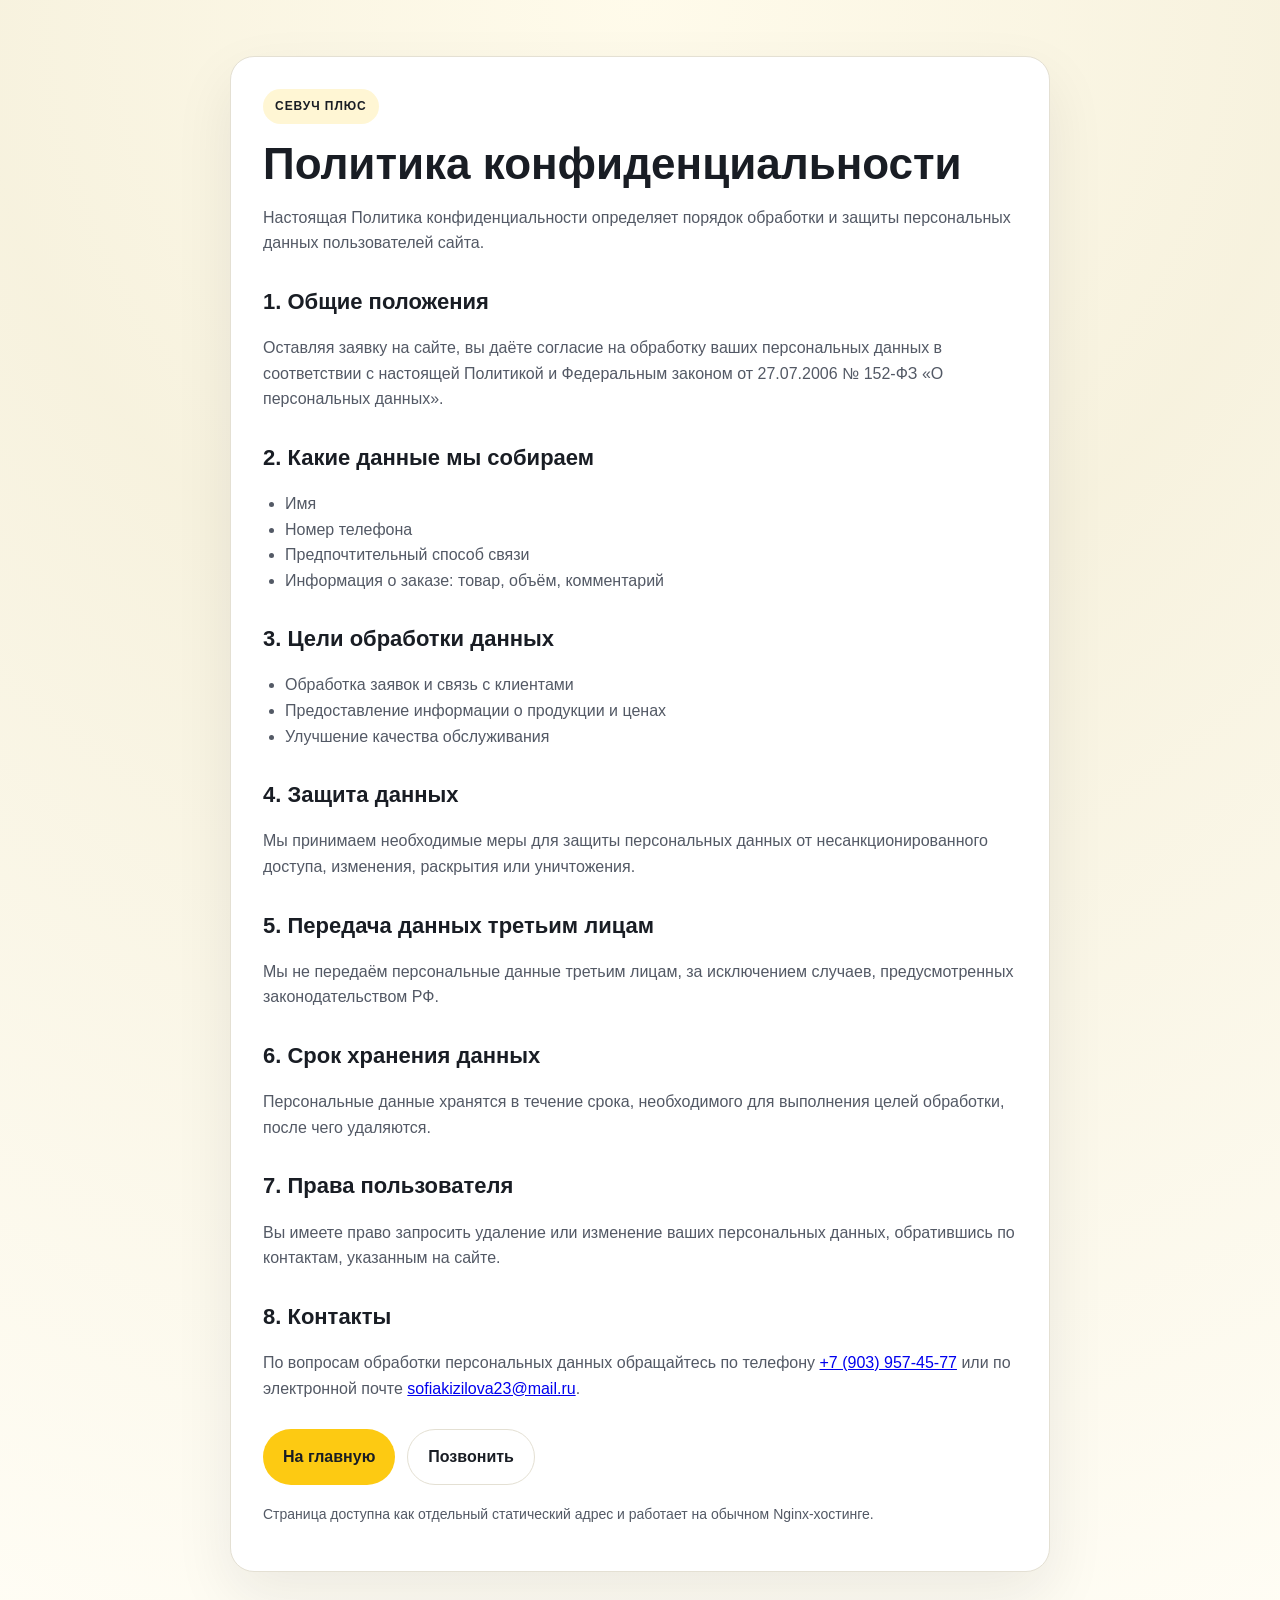
<file: public/privacy/index.html>
<!doctype html>
<html lang="ru">
  <head>
    <meta charset="UTF-8" />
    <meta name="viewport" content="width=device-width, initial-scale=1.0" />
    <title>Политика конфиденциальности | Севуч Плюс</title>
    <meta name="description" content="Политика конфиденциальности компании Севуч Плюс. Порядок обработки и защиты персональных данных пользователей сайта." />
    <link rel="icon" href="/favicon.png" type="image/png" />
    <style>
      :root {
        --background: hsl(48 100% 98%);
        --foreground: hsl(220 18% 12%);
        --muted: hsl(45 40% 94%);
        --muted-foreground: hsl(220 10% 36%);
        --card: hsl(0 0% 100%);
        --border: hsl(45 24% 86%);
        --primary: hsl(47 98% 53%);
        --primary-foreground: hsl(220 18% 12%);
      }
      * { box-sizing: border-box; }
      body {
        margin: 0;
        font-family: Arial, sans-serif;
        background: radial-gradient(circle at top, hsl(48 100% 96%), hsl(48 60% 92%) 38%, var(--background));
        color: var(--foreground);
        line-height: 1.6;
      }
      .wrap { max-width: 860px; margin: 0 auto; padding: 56px 20px; }
      .card {
        background: var(--card);
        border: 1px solid var(--border);
        border-radius: 24px;
        padding: 32px;
        box-shadow: 0 24px 60px hsla(220, 18%, 12%, 0.08);
      }
      .badge {
        display: inline-block;
        padding: 8px 12px;
        border-radius: 999px;
        background: hsla(47, 98%, 53%, 0.18);
        color: var(--foreground);
        font-size: 12px;
        font-weight: 700;
        letter-spacing: 0.08em;
        text-transform: uppercase;
      }
      h1 { margin: 16px 0 10px; font-size: clamp(32px, 5vw, 44px); line-height: 1.1; }
      h2 { margin: 28px 0 10px; font-size: 22px; }
      p, li { color: var(--muted-foreground); }
      ul { padding-left: 22px; }
      .actions { display: flex; flex-wrap: wrap; gap: 12px; margin-top: 28px; }
      .btn {
        display: inline-flex;
        align-items: center;
        justify-content: center;
        padding: 14px 20px;
        border-radius: 999px;
        text-decoration: none;
        font-weight: 700;
        transition: transform .15s ease, opacity .15s ease;
      }
      .btn:hover { transform: translateY(-1px); }
      .btn-primary { background: var(--primary); color: var(--primary-foreground); }
      .btn-secondary { background: transparent; color: var(--foreground); border: 1px solid var(--border); }
      .meta { margin-top: 18px; color: var(--muted-foreground); font-size: 14px; }
      @media (max-width: 640px) {
        .wrap { padding: 28px 14px; }
        .card { padding: 22px; border-radius: 18px; }
      }
    </style>
  </head>
  <body>
    <main class="wrap">
      <section class="card">
        <span class="badge">Севуч Плюс</span>
        <h1>Политика конфиденциальности</h1>
        <p>Настоящая Политика конфиденциальности определяет порядок обработки и защиты персональных данных пользователей сайта.</p>

        <h2>1. Общие положения</h2>
        <p>Оставляя заявку на сайте, вы даёте согласие на обработку ваших персональных данных в соответствии с настоящей Политикой и Федеральным законом от 27.07.2006 № 152-ФЗ «О персональных данных».</p>

        <h2>2. Какие данные мы собираем</h2>
        <ul>
          <li>Имя</li>
          <li>Номер телефона</li>
          <li>Предпочтительный способ связи</li>
          <li>Информация о заказе: товар, объём, комментарий</li>
        </ul>

        <h2>3. Цели обработки данных</h2>
        <ul>
          <li>Обработка заявок и связь с клиентами</li>
          <li>Предоставление информации о продукции и ценах</li>
          <li>Улучшение качества обслуживания</li>
        </ul>

        <h2>4. Защита данных</h2>
        <p>Мы принимаем необходимые меры для защиты персональных данных от несанкционированного доступа, изменения, раскрытия или уничтожения.</p>

        <h2>5. Передача данных третьим лицам</h2>
        <p>Мы не передаём персональные данные третьим лицам, за исключением случаев, предусмотренных законодательством РФ.</p>

        <h2>6. Срок хранения данных</h2>
        <p>Персональные данные хранятся в течение срока, необходимого для выполнения целей обработки, после чего удаляются.</p>

        <h2>7. Права пользователя</h2>
        <p>Вы имеете право запросить удаление или изменение ваших персональных данных, обратившись по контактам, указанным на сайте.</p>

        <h2>8. Контакты</h2>
        <p>По вопросам обработки персональных данных обращайтесь по телефону <a href="tel:+79039574577">+7 (903) 957-45-77</a> или по электронной почте <a href="mailto:sofiakizilova23@mail.ru">sofiakizilova23@mail.ru</a>.</p>

        <div class="actions">
          <a class="btn btn-primary" href="/">На главную</a>
          <a class="btn btn-secondary" href="tel:+79039574577">Позвонить</a>
        </div>
        <p class="meta">Страница доступна как отдельный статический адрес и работает на обычном Nginx-хостинге.</p>
      </section>
    </main>
  </body>
</html>
</file>
